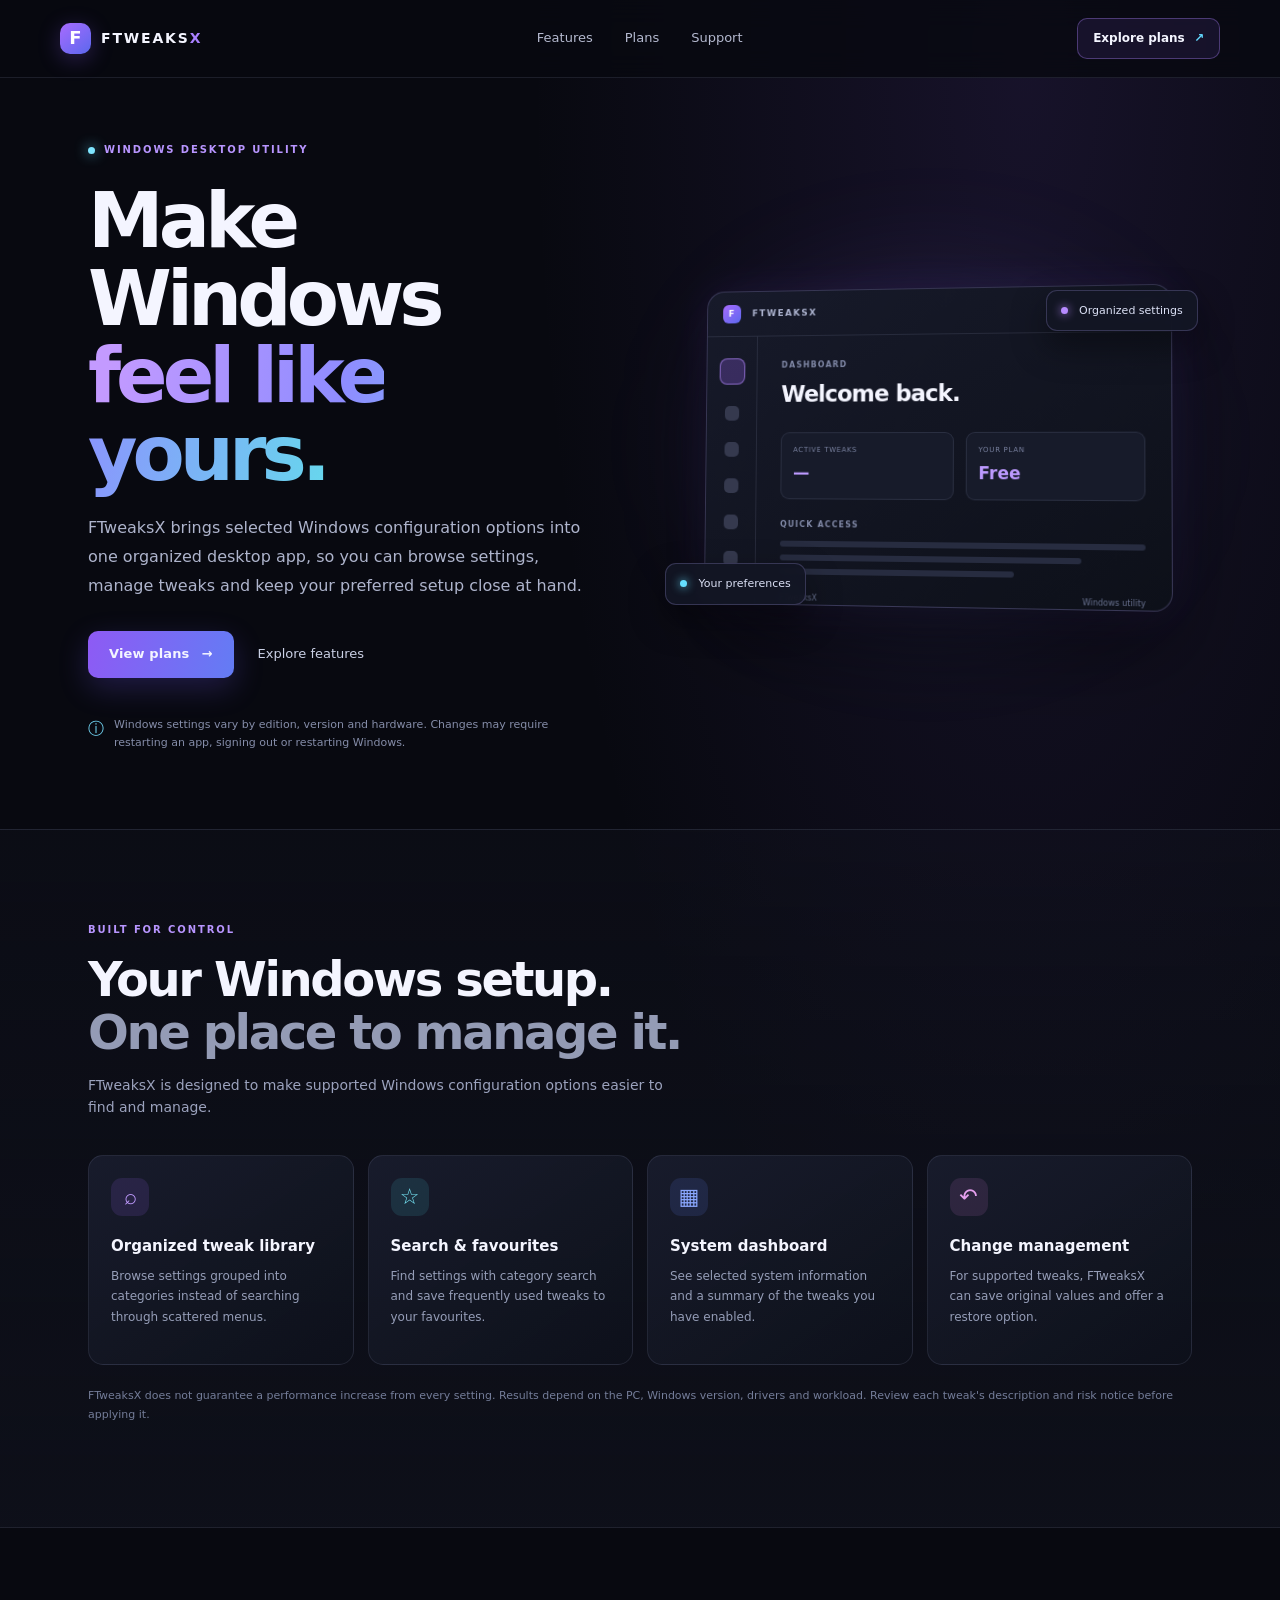
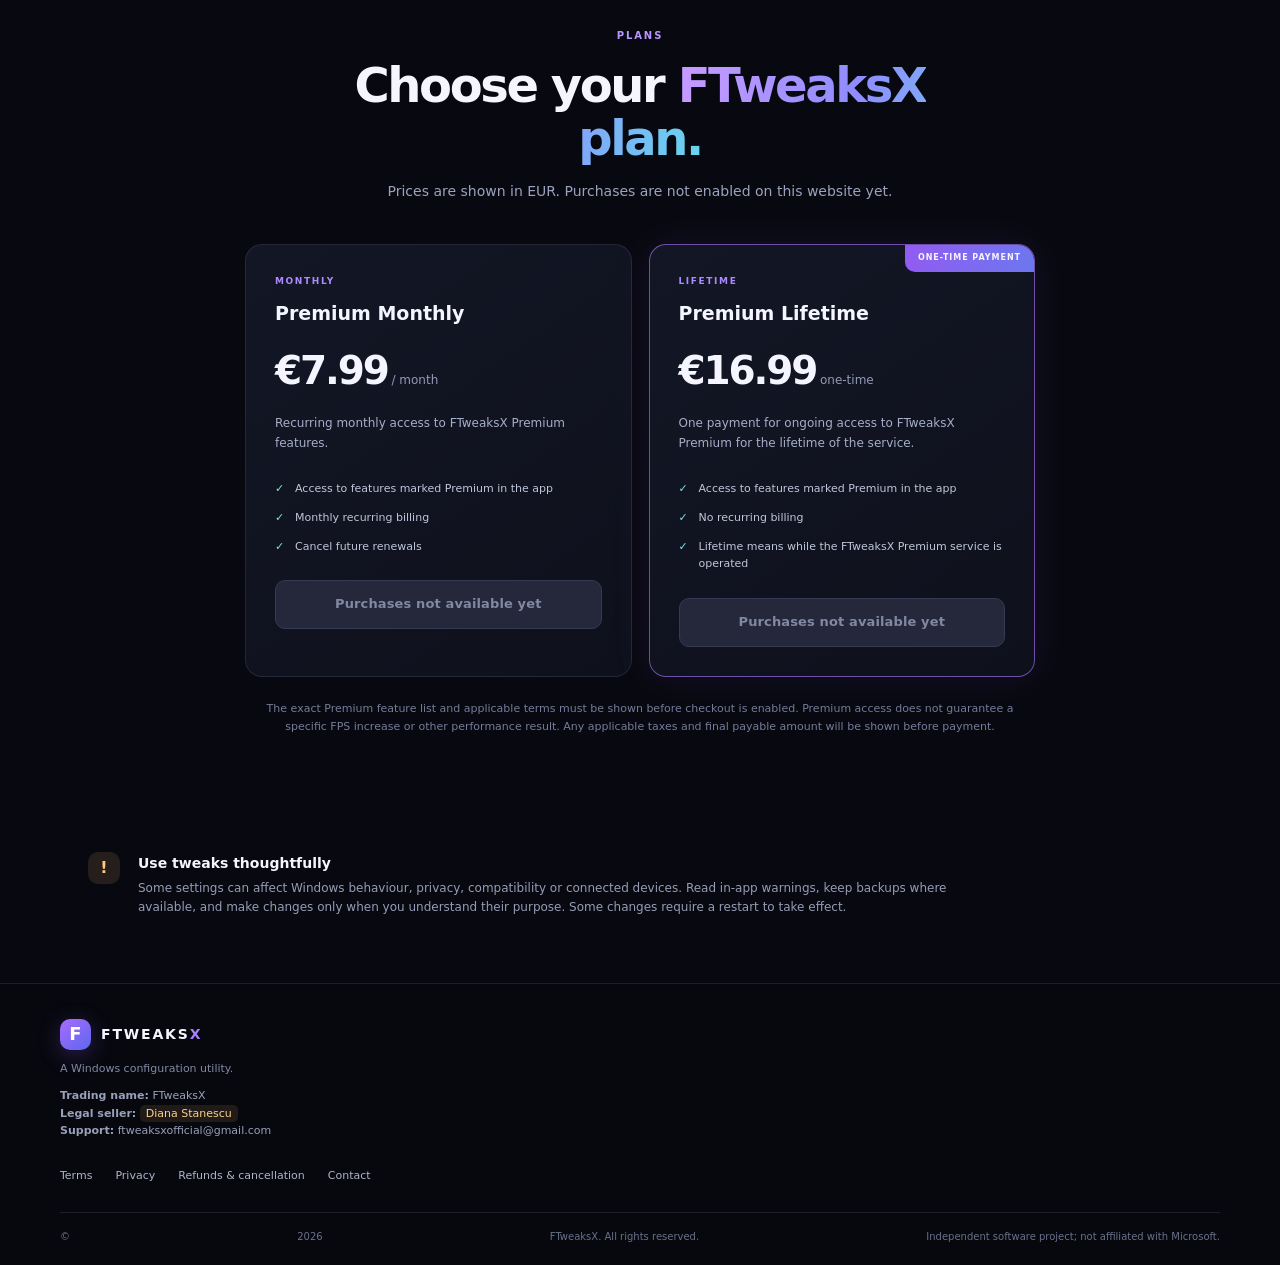
<file: index.html>
<!doctype html>
<html lang="en">
<head>
  <meta charset="utf-8">
  <meta name="viewport" content="width=device-width, initial-scale=1">
  <meta name="description" content="FTweaksX is a Windows desktop utility for exploring and managing selected Windows settings from one organized interface.">
  <meta name="robots" content="noindex, nofollow">
  <title>FTweaksX — Take control of your Windows setup</title>
  <link rel="stylesheet" href="styles.css">
</head>
<body>
<header class="site-header">
  <a class="brand" href="index.html" aria-label="FTweaksX home"><span class="brand-mark">F</span><span>FTWEAKS<span class="brand-x">X</span></span></a>
  <nav aria-label="Main navigation"><a href="index.html#features">Features</a><a href="index.html#plans">Plans</a><a href="contact.html">Support</a></nav>
  <a class="header-cta" href="index.html#plans">Explore plans <span>↗</span></a>
</header>
<main>
  <section class="hero wrap">
    <div class="hero-copy">
      <div class="eyebrow"><span class="pulse"></span> WINDOWS DESKTOP UTILITY</div>
      <h1>Make Windows<br><span class="gradient-text">feel like yours.</span></h1>
      <p class="hero-lede">FTweaksX brings selected Windows configuration options into one organized desktop app, so you can browse settings, manage tweaks and keep your preferred setup close at hand.</p>
      <div class="hero-actions"><a class="button primary" href="#plans">View plans <span>→</span></a><a class="text-link" href="#features">Explore features</a></div>
      <div class="hero-note"><span class="note-icon">ⓘ</span> Windows settings vary by edition, version and hardware. Changes may require restarting an app, signing out or restarting Windows.</div>
    </div>
    <div class="hero-visual" aria-label="FTweaksX application preview illustration">
      <div class="glow"></div>
      <div class="mock-window">
        <div class="mock-top"><div class="mock-brand"><i>F</i> FTWEAKSX</div><div class="mock-controls"><b></b><b></b><b></b></div></div>
        <div class="mock-body"><aside class="mock-side"><div class="mock-side-active"></div><i></i><i></i><i></i><i></i><i></i></aside><div class="mock-content"><div class="mock-kicker">DASHBOARD</div><div class="mock-title">Welcome back.</div><div class="mock-metrics"><div><small>ACTIVE TWEAKS</small><strong>—</strong></div><div><small>YOUR PLAN</small><strong>Free</strong></div></div><div class="mock-label">QUICK ACCESS</div><div class="mock-lines"><span></span><span></span><span></span></div><div class="mock-bottom"><span>FTweaksX</span><span>Windows utility</span></div></div></div>
      </div>
      <div class="float-chip chip-one"><span class="chip-dot violet"></span> Organized settings</div><div class="float-chip chip-two"><span class="chip-dot cyan"></span> Your preferences</div>
    </div>
  </section>
  <section class="feature-section" id="features"><div class="wrap">
    <div class="section-heading"><div class="eyebrow">BUILT FOR CONTROL</div><h2>Your Windows setup.<br><span class="muted-gradient">One place to manage it.</span></h2><p>FTweaksX is designed to make supported Windows configuration options easier to find and manage.</p></div>
    <div class="feature-grid">
      <article class="feature-card"><div class="feature-icon violet-icon">⌕</div><h3>Organized tweak library</h3><p>Browse settings grouped into categories instead of searching through scattered menus.</p></article>
      <article class="feature-card"><div class="feature-icon cyan-icon">☆</div><h3>Search &amp; favourites</h3><p>Find settings with category search and save frequently used tweaks to your favourites.</p></article>
      <article class="feature-card"><div class="feature-icon blue-icon">▦</div><h3>System dashboard</h3><p>See selected system information and a summary of the tweaks you have enabled.</p></article>
      <article class="feature-card"><div class="feature-icon pink-icon">↶</div><h3>Change management</h3><p>For supported tweaks, FTweaksX can save original values and offer a restore option.</p></article>
    </div>
    <p class="fine-print">FTweaksX does not guarantee a performance increase from every setting. Results depend on the PC, Windows version, drivers and workload. Review each tweak's description and risk notice before applying it.</p>
  </div></section>
  <section class="plans-section" id="plans"><div class="wrap">
    <div class="section-heading centered"><div class="eyebrow">PLANS</div><h2>Choose your <span class="gradient-text">FTweaksX plan.</span></h2><p>Prices are shown in EUR. Purchases are not enabled on this website yet.</p></div>
    <div class="plans-grid">
      <article class="plan-card"><div class="plan-label">MONTHLY</div><h3>Premium Monthly</h3><div class="price">€7.99<span> / month</span></div><p class="plan-desc">Recurring monthly access to FTweaksX Premium features.</p><ul><li>Access to features marked Premium in the app</li><li>Monthly recurring billing</li><li>Cancel future renewals</li></ul><span class="button disabled" aria-disabled="true">Purchases not available yet</span></article>
      <article class="plan-card featured"><div class="popular-tag">ONE-TIME PAYMENT</div><div class="plan-label">LIFETIME</div><h3>Premium Lifetime</h3><div class="price">€16.99<span> one-time</span></div><p class="plan-desc">One payment for ongoing access to FTweaksX Premium for the lifetime of the service.</p><ul><li>Access to features marked Premium in the app</li><li>No recurring billing</li><li>Lifetime means while the FTweaksX Premium service is operated</li></ul><span class="button disabled" aria-disabled="true">Purchases not available yet</span></article>
    </div>
    <p class="plan-disclaimer">The exact Premium feature list and applicable terms must be shown before checkout is enabled. Premium access does not guarantee a specific FPS increase or other performance result. Any applicable taxes and final payable amount will be shown before payment.</p>
  </div></section>
  <section class="notice-section wrap"><div class="notice-icon">!</div><div><h3>Use tweaks thoughtfully</h3><p>Some settings can affect Windows behaviour, privacy, compatibility or connected devices. Read in-app warnings, keep backups where available, and make changes only when you understand their purpose. Some changes require a restart to take effect.</p></div></section>
</main>
<footer class="site-footer">
  <div class="footer-main">
    <a class="brand" href="index.html"><span class="brand-mark">F</span><span>FTWEAKS<span class="brand-x">X</span></span></a>
    <p>A Windows configuration utility.</p>
    <div class="footer-entity"><strong>Trading name:</strong> FTweaksX</div>
    <div class="footer-entity"><strong>Legal seller:</strong> <span class="todo">Diana Stanescu</span></div>
    <div class="footer-entity"><strong>Support:</strong> <a class="inline" href="mailto:ftweaksxofficial@gmail.com">ftweaksxofficial@gmail.com</a></div>
  </div>
  <div class="footer-links"><a href="terms.html">Terms</a><a href="privacy.html">Privacy</a><a href="refunds.html">Refunds &amp; cancellation</a><a href="contact.html">Contact</a></div>
  <div class="footer-bottom">© <span id="year">2026</span> FTweaksX. All rights reserved. <span>Independent software project; not affiliated with Microsoft.</span></div>
</footer>
<script>document.getElementById('year').textContent = new Date().getFullYear();</script>
</body></html>
</file>
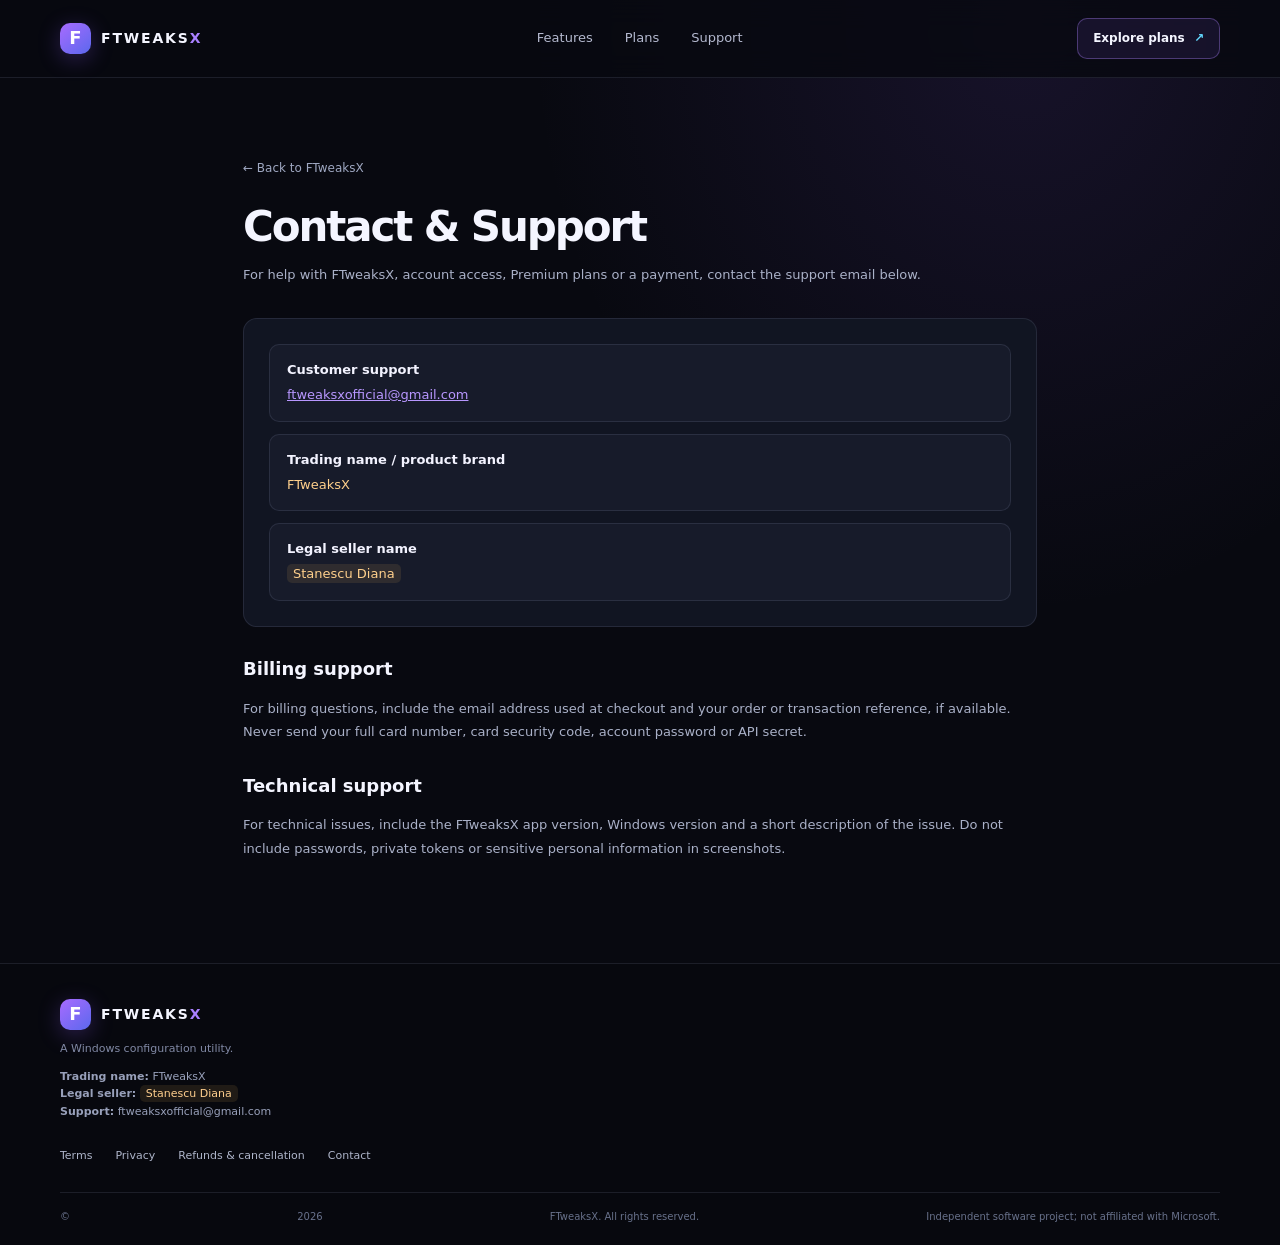
<file: contact.html>
<!doctype html>
<html lang="en"><head><meta charset="utf-8"><meta name="viewport" content="width=device-width,initial-scale=1"><meta name="robots" content="noindex,nofollow"><title>Contact &amp; Support — FTweaksX</title><link rel="stylesheet" href="styles.css"></head>
<body><header class="site-header">
  <a class="brand" href="index.html" aria-label="FTweaksX home"><span class="brand-mark">F</span><span>FTWEAKS<span class="brand-x">X</span></span></a>
  <nav aria-label="Main navigation"><a href="index.html#features">Features</a><a href="index.html#plans">Plans</a><a href="contact.html">Support</a></nav>
  <a class="header-cta" href="index.html#plans">Explore plans <span>↗</span></a>
</header><main class="legal-wrap"><a class="back-link" href="index.html">← Back to FTweaksX</a><h1>Contact &amp; Support</h1>
<p class="legal-intro">For help with FTweaksX, account access, Premium plans or a payment, contact the support email below.</p>
<div class="legal-card contact-list">
  <div class="contact-row"><strong>Customer support</strong><span><a class="inline" href="mailto:ftweaksxofficial@gmail.com">ftweaksxofficial@gmail.com</a></span></div>
  <div class="contact-row"><strong>Trading name / product brand</strong><span>FTweaksX</span></div>
  <div class="contact-row"><strong>Legal seller name</strong><span class="todo">Stanescu Diana</span></div>
</div>
<h2>Billing support</h2><p>For billing questions, include the email address used at checkout and your order or transaction reference, if available. Never send your full card number, card security code, account password or API secret.</p>
<h2>Technical support</h2><p>For technical issues, include the FTweaksX app version, Windows version and a short description of the issue. Do not include passwords, private tokens or sensitive personal information in screenshots.</p>
</main><footer class="site-footer">
  <div class="footer-main">
    <a class="brand" href="index.html"><span class="brand-mark">F</span><span>FTWEAKS<span class="brand-x">X</span></span></a>
    <p>A Windows configuration utility.</p>
    <div class="footer-entity"><strong>Trading name:</strong> FTweaksX</div>
    <div class="footer-entity"><strong>Legal seller:</strong> <span class="todo">Stanescu Diana</span></div>
    <div class="footer-entity"><strong>Support:</strong> <a class="inline" href="mailto:ftweaksxofficial@gmail.com">ftweaksxofficial@gmail.com</a></div>
  </div>
  <div class="footer-links"><a href="terms.html">Terms</a><a href="privacy.html">Privacy</a><a href="refunds.html">Refunds &amp; cancellation</a><a href="contact.html">Contact</a></div>
  <div class="footer-bottom">© <span id="year">2026</span> FTweaksX. All rights reserved. <span>Independent software project; not affiliated with Microsoft.</span></div>
</footer></body></html>
</file>
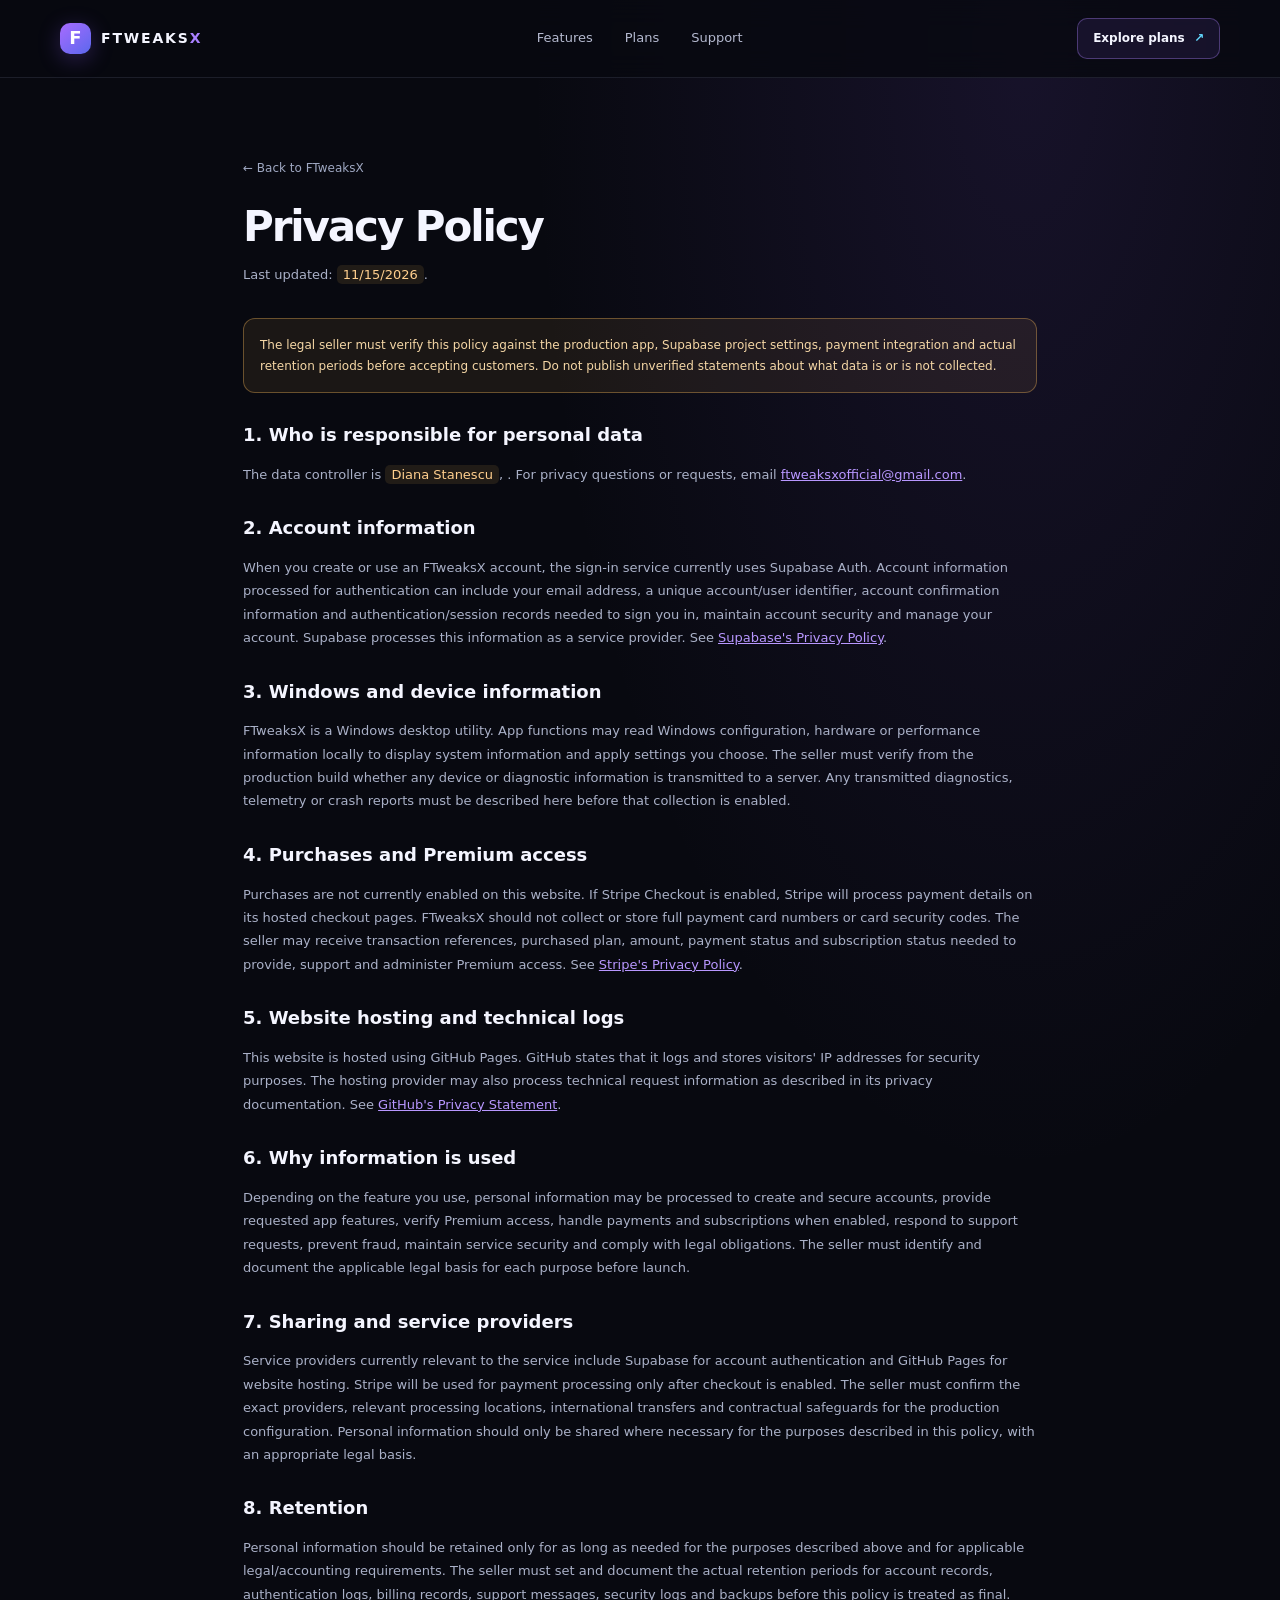
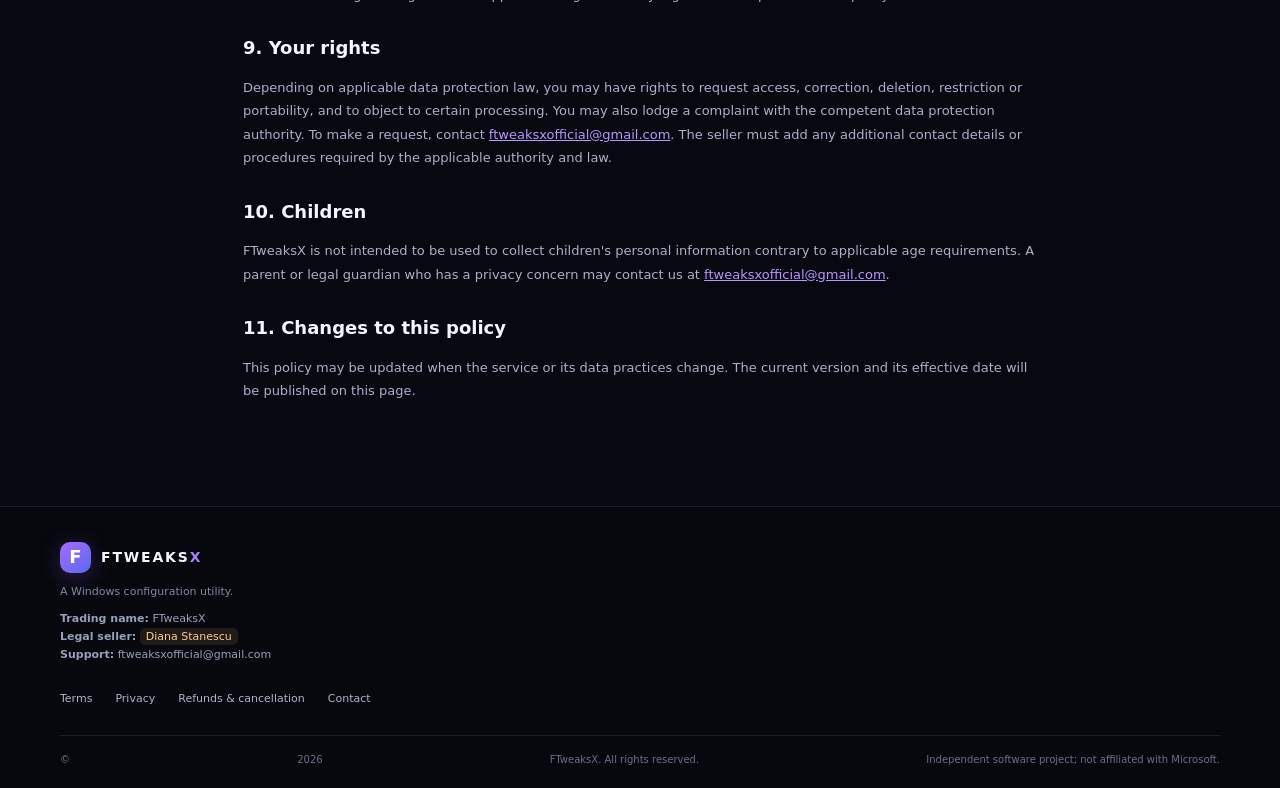
<file: privacy.html>
<!doctype html>
<html lang="en"><head><meta charset="utf-8"><meta name="viewport" content="width=device-width,initial-scale=1"><meta name="robots" content="noindex,nofollow"><title>Privacy Policy — FTweaksX</title><link rel="stylesheet" href="styles.css"></head>
<body><header class="site-header">
  <a class="brand" href="index.html" aria-label="FTweaksX home"><span class="brand-mark">F</span><span>FTWEAKS<span class="brand-x">X</span></span></a>
  <nav aria-label="Main navigation"><a href="index.html#features">Features</a><a href="index.html#plans">Plans</a><a href="contact.html">Support</a></nav>
  <a class="header-cta" href="index.html#plans">Explore plans <span>↗</span></a>
</header><main class="legal-wrap"><a class="back-link" href="index.html">← Back to FTweaksX</a><h1>Privacy Policy</h1>
<p class="legal-intro">Last updated: <span class="todo">11/15/2026</span>.</p>
<div class="todo-box">The legal seller must verify this policy against the production app, Supabase project settings, payment integration and actual retention periods before accepting customers. Do not publish unverified statements about what data is or is not collected.</div>
<h2>1. Who is responsible for personal data</h2><p>The data controller is <span class="todo">Diana Stanescu</span>, </span>. For privacy questions or requests, email <a class="inline" href="mailto:ftweaksxofficial@gmail.com">ftweaksxofficial@gmail.com</a>.</p>
<h2>2. Account information</h2><p>When you create or use an FTweaksX account, the sign-in service currently uses Supabase Auth. Account information processed for authentication can include your email address, a unique account/user identifier, account confirmation information and authentication/session records needed to sign you in, maintain account security and manage your account. Supabase processes this information as a service provider. See <a class="inline" href="https://supabase.com/privacy">Supabase's Privacy Policy</a>.</p>
<h2>3. Windows and device information</h2><p>FTweaksX is a Windows desktop utility. App functions may read Windows configuration, hardware or performance information locally to display system information and apply settings you choose. The seller must verify from the production build whether any device or diagnostic information is transmitted to a server. Any transmitted diagnostics, telemetry or crash reports must be described here before that collection is enabled.</p>
<h2>4. Purchases and Premium access</h2><p>Purchases are not currently enabled on this website. If Stripe Checkout is enabled, Stripe will process payment details on its hosted checkout pages. FTweaksX should not collect or store full payment card numbers or card security codes. The seller may receive transaction references, purchased plan, amount, payment status and subscription status needed to provide, support and administer Premium access. See <a class="inline" href="https://stripe.com/privacy">Stripe's Privacy Policy</a>.</p>
<h2>5. Website hosting and technical logs</h2><p>This website is hosted using GitHub Pages. GitHub states that it logs and stores visitors' IP addresses for security purposes. The hosting provider may also process technical request information as described in its privacy documentation. See <a class="inline" href="https://docs.github.com/en/site-policy/privacy-policies/github-privacy-statement">GitHub's Privacy Statement</a>.</p>
<h2>6. Why information is used</h2><p>Depending on the feature you use, personal information may be processed to create and secure accounts, provide requested app features, verify Premium access, handle payments and subscriptions when enabled, respond to support requests, prevent fraud, maintain service security and comply with legal obligations. The seller must identify and document the applicable legal basis for each purpose before launch.</p>
<h2>7. Sharing and service providers</h2><p>Service providers currently relevant to the service include Supabase for account authentication and GitHub Pages for website hosting. Stripe will be used for payment processing only after checkout is enabled. The seller must confirm the exact providers, relevant processing locations, international transfers and contractual safeguards for the production configuration. Personal information should only be shared where necessary for the purposes described in this policy, with an appropriate legal basis.</p>
<h2>8. Retention</h2><p>Personal information should be retained only for as long as needed for the purposes described above and for applicable legal/accounting requirements. The seller must set and document the actual retention periods for account records, authentication logs, billing records, support messages, security logs and backups before this policy is treated as final.</p>
<h2>9. Your rights</h2><p>Depending on applicable data protection law, you may have rights to request access, correction, deletion, restriction or portability, and to object to certain processing. You may also lodge a complaint with the competent data protection authority. To make a request, contact <a class="inline" href="mailto:ftweaksxofficial@gmail.com">ftweaksxofficial@gmail.com</a>. The seller must add any additional contact details or procedures required by the applicable authority and law.</p>
<h2>10. Children</h2><p>FTweaksX is not intended to be used to collect children's personal information contrary to applicable age requirements. A parent or legal guardian who has a privacy concern may contact us at <a class="inline" href="mailto:ftweaksxofficial@gmail.com">ftweaksxofficial@gmail.com</a>.</p>
<h2>11. Changes to this policy</h2><p>This policy may be updated when the service or its data practices change. The current version and its effective date will be published on this page.</p>
</main><footer class="site-footer">
  <div class="footer-main">
    <a class="brand" href="index.html"><span class="brand-mark">F</span><span>FTWEAKS<span class="brand-x">X</span></span></a>
    <p>A Windows configuration utility.</p>
    <div class="footer-entity"><strong>Trading name:</strong> FTweaksX</div>
    <div class="footer-entity"><strong>Legal seller:</strong> <span class="todo">Diana Stanescu</span></div>
    <div class="footer-entity"><strong>Support:</strong> <a class="inline" href="mailto:ftweaksxofficial@gmail.com">ftweaksxofficial@gmail.com</a></div>
  </div>
  <div class="footer-links"><a href="terms.html">Terms</a><a href="privacy.html">Privacy</a><a href="refunds.html">Refunds &amp; cancellation</a><a href="contact.html">Contact</a></div>
  <div class="footer-bottom">© <span id="year">2026</span> FTweaksX. All rights reserved. <span>Independent software project; not affiliated with Microsoft.</span></div>
</footer></body></html>
</file>
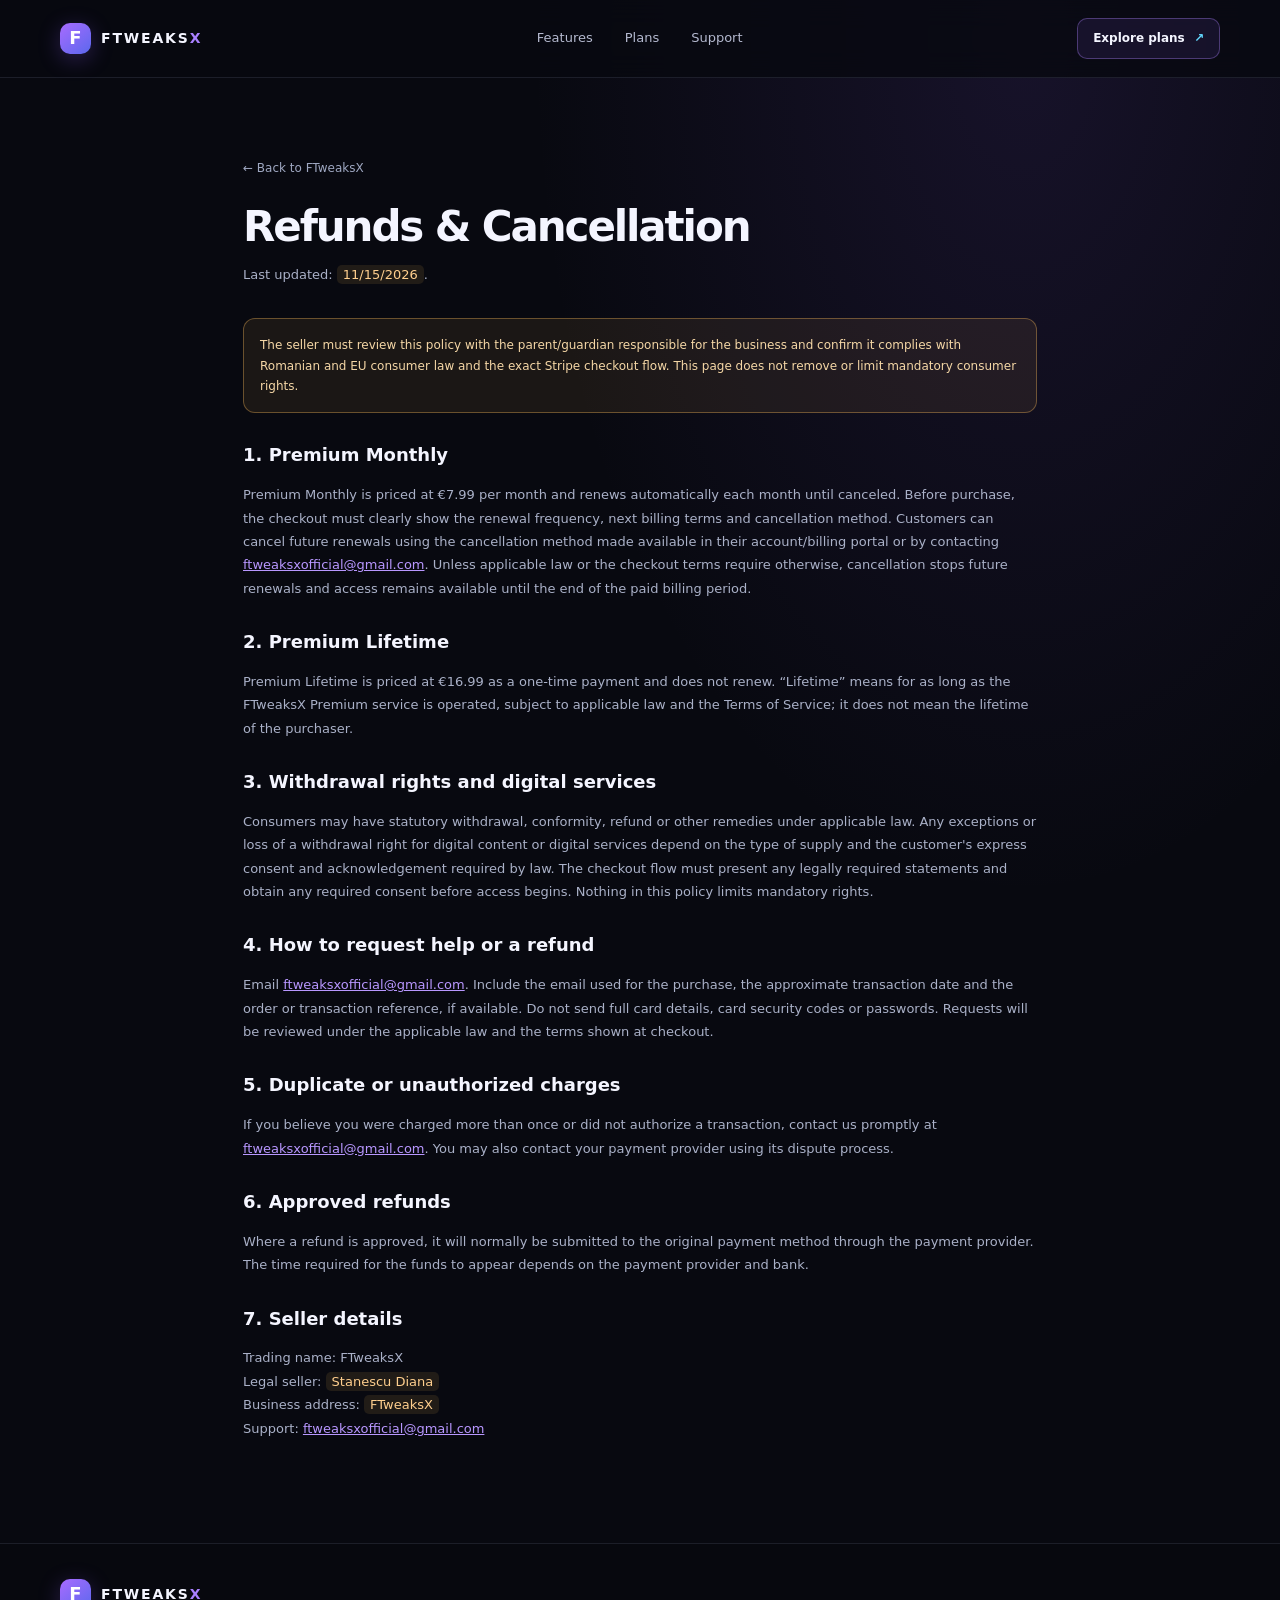
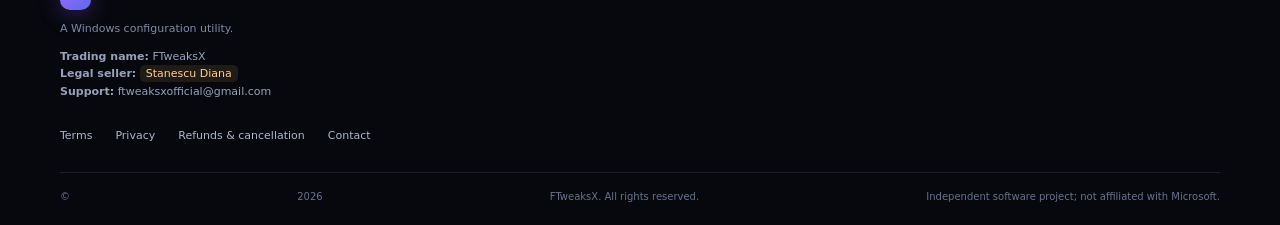
<file: refunds.html>
<!doctype html>
<html lang="en"><head><meta charset="utf-8"><meta name="viewport" content="width=device-width,initial-scale=1"><meta name="robots" content="noindex,nofollow"><title>Refunds &amp; Cancellation — FTweaksX</title><link rel="stylesheet" href="styles.css"></head>
<body><header class="site-header">
  <a class="brand" href="index.html" aria-label="FTweaksX home"><span class="brand-mark">F</span><span>FTWEAKS<span class="brand-x">X</span></span></a>
  <nav aria-label="Main navigation"><a href="index.html#features">Features</a><a href="index.html#plans">Plans</a><a href="contact.html">Support</a></nav>
  <a class="header-cta" href="index.html#plans">Explore plans <span>↗</span></a>
</header><main class="legal-wrap"><a class="back-link" href="index.html">← Back to FTweaksX</a><h1>Refunds &amp; Cancellation</h1><p class="legal-intro">Last updated: <span class="todo">11/15/2026</span>.</p>
<div class="todo-box">The seller must review this policy with the parent/guardian responsible for the business and confirm it complies with Romanian and EU consumer law and the exact Stripe checkout flow. This page does not remove or limit mandatory consumer rights.</div>
<h2>1. Premium Monthly</h2><p>Premium Monthly is priced at €7.99 per month and renews automatically each month until canceled. Before purchase, the checkout must clearly show the renewal frequency, next billing terms and cancellation method. Customers can cancel future renewals using the cancellation method made available in their account/billing portal or by contacting <a class="inline" href="mailto:ftweaksxofficial@gmail.com">ftweaksxofficial@gmail.com</a>. Unless applicable law or the checkout terms require otherwise, cancellation stops future renewals and access remains available until the end of the paid billing period.</p>
<h2>2. Premium Lifetime</h2><p>Premium Lifetime is priced at €16.99 as a one-time payment and does not renew. “Lifetime” means for as long as the FTweaksX Premium service is operated, subject to applicable law and the Terms of Service; it does not mean the lifetime of the purchaser.</p>
<h2>3. Withdrawal rights and digital services</h2><p>Consumers may have statutory withdrawal, conformity, refund or other remedies under applicable law. Any exceptions or loss of a withdrawal right for digital content or digital services depend on the type of supply and the customer's express consent and acknowledgement required by law. The checkout flow must present any legally required statements and obtain any required consent before access begins. Nothing in this policy limits mandatory rights.</p>
<h2>4. How to request help or a refund</h2><p>Email <a class="inline" href="mailto:ftweaksxofficial@gmail.com">ftweaksxofficial@gmail.com</a>. Include the email used for the purchase, the approximate transaction date and the order or transaction reference, if available. Do not send full card details, card security codes or passwords. Requests will be reviewed under the applicable law and the terms shown at checkout.</p>
<h2>5. Duplicate or unauthorized charges</h2><p>If you believe you were charged more than once or did not authorize a transaction, contact us promptly at <a class="inline" href="mailto:ftweaksxofficial@gmail.com">ftweaksxofficial@gmail.com</a>. You may also contact your payment provider using its dispute process.</p>
<h2>6. Approved refunds</h2><p>Where a refund is approved, it will normally be submitted to the original payment method through the payment provider. The time required for the funds to appear depends on the payment provider and bank.</p>
<h2>7. Seller details</h2><p>Trading name: FTweaksX<br>Legal seller: <span class="todo">Stanescu Diana</span><br>Business address: <span class="todo">FTweaksX</span><br>Support: <a class="inline" href="mailto:ftweaksxofficial@gmail.com">ftweaksxofficial@gmail.com</a></p>
</main><footer class="site-footer">
  <div class="footer-main">
    <a class="brand" href="index.html"><span class="brand-mark">F</span><span>FTWEAKS<span class="brand-x">X</span></span></a>
    <p>A Windows configuration utility.</p>
    <div class="footer-entity"><strong>Trading name:</strong> FTweaksX</div>
    <div class="footer-entity"><strong>Legal seller:</strong> <span class="todo">Stanescu Diana</span></div>
    <div class="footer-entity"><strong>Support:</strong> <a class="inline" href="mailto:ftweaksxofficial@gmail.com">ftweaksxofficial@gmail.com</a></div>
  </div>
  <div class="footer-links"><a href="terms.html">Terms</a><a href="privacy.html">Privacy</a><a href="refunds.html">Refunds &amp; cancellation</a><a href="contact.html">Contact</a></div>
  <div class="footer-bottom">© <span id="year">2026</span> FTweaksX. All rights reserved. <span>Independent software project; not affiliated with Microsoft.</span></div>
</footer></body></html>
</file>
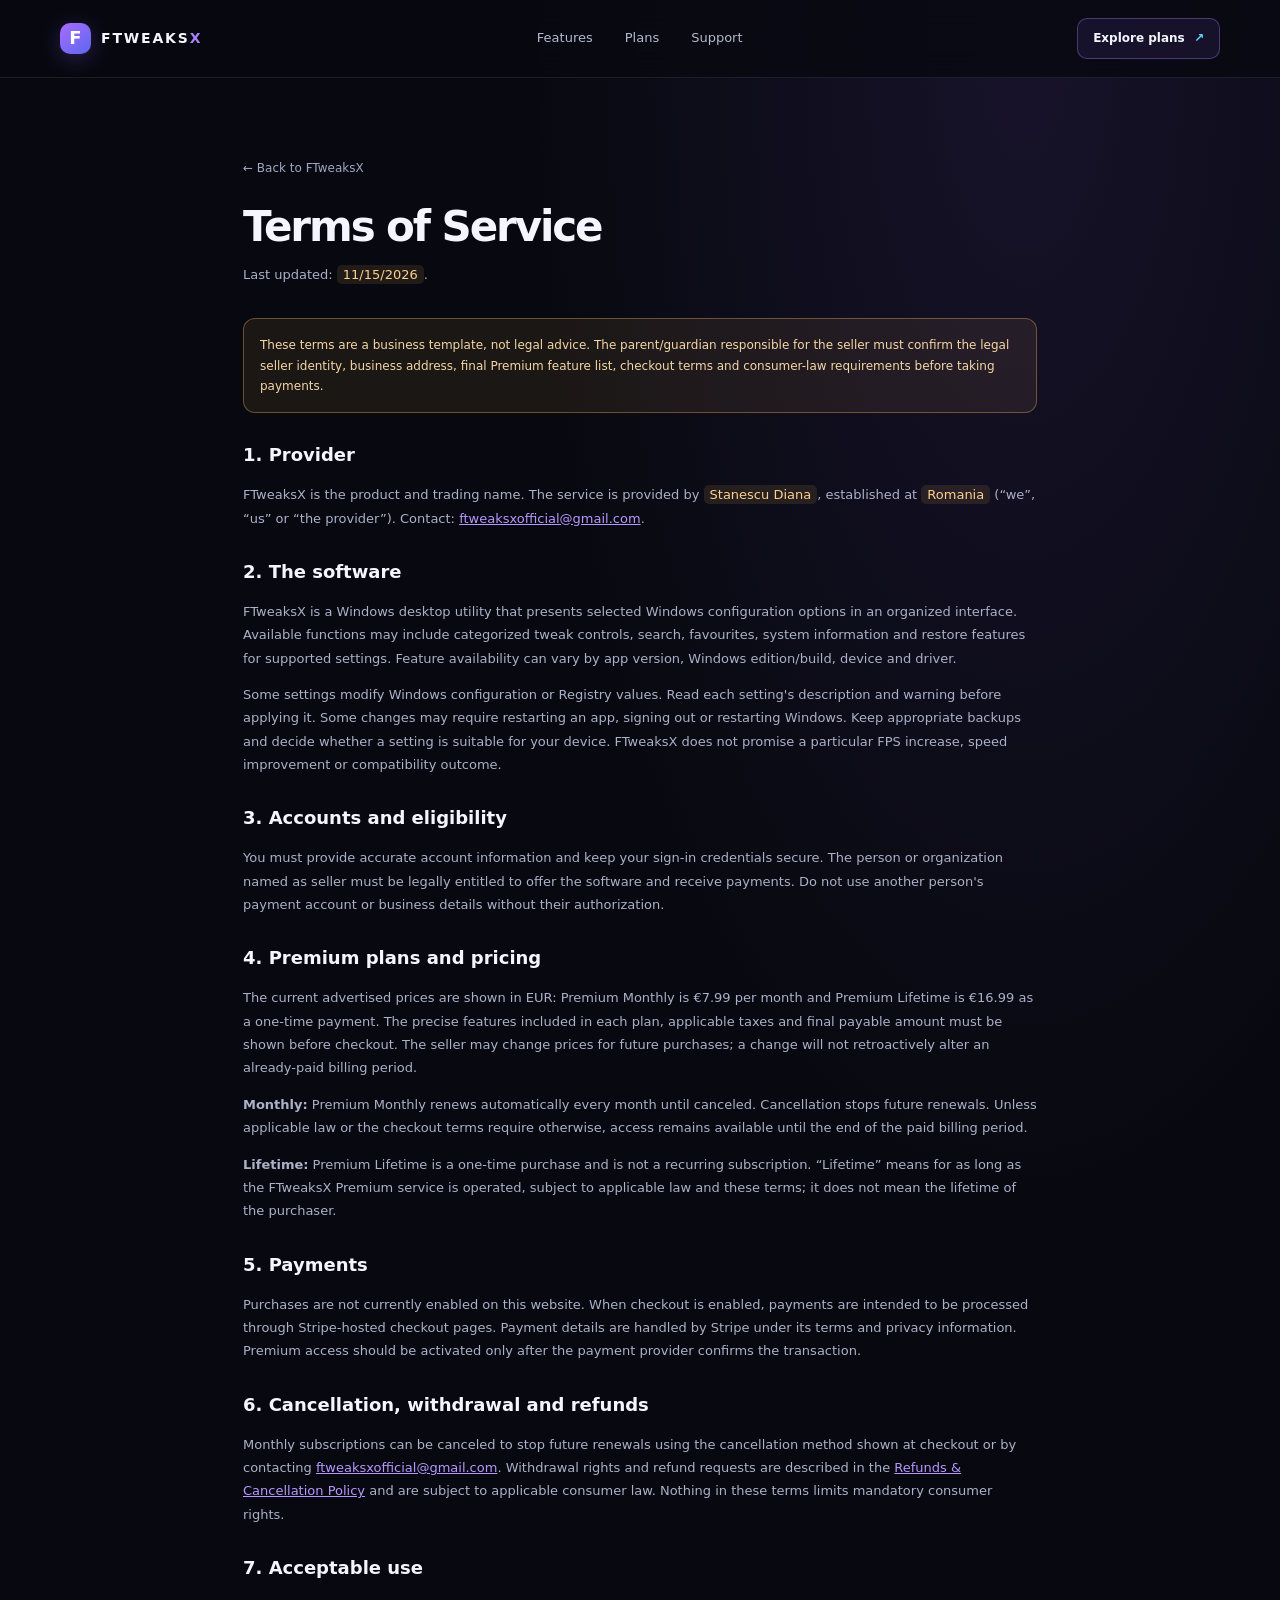
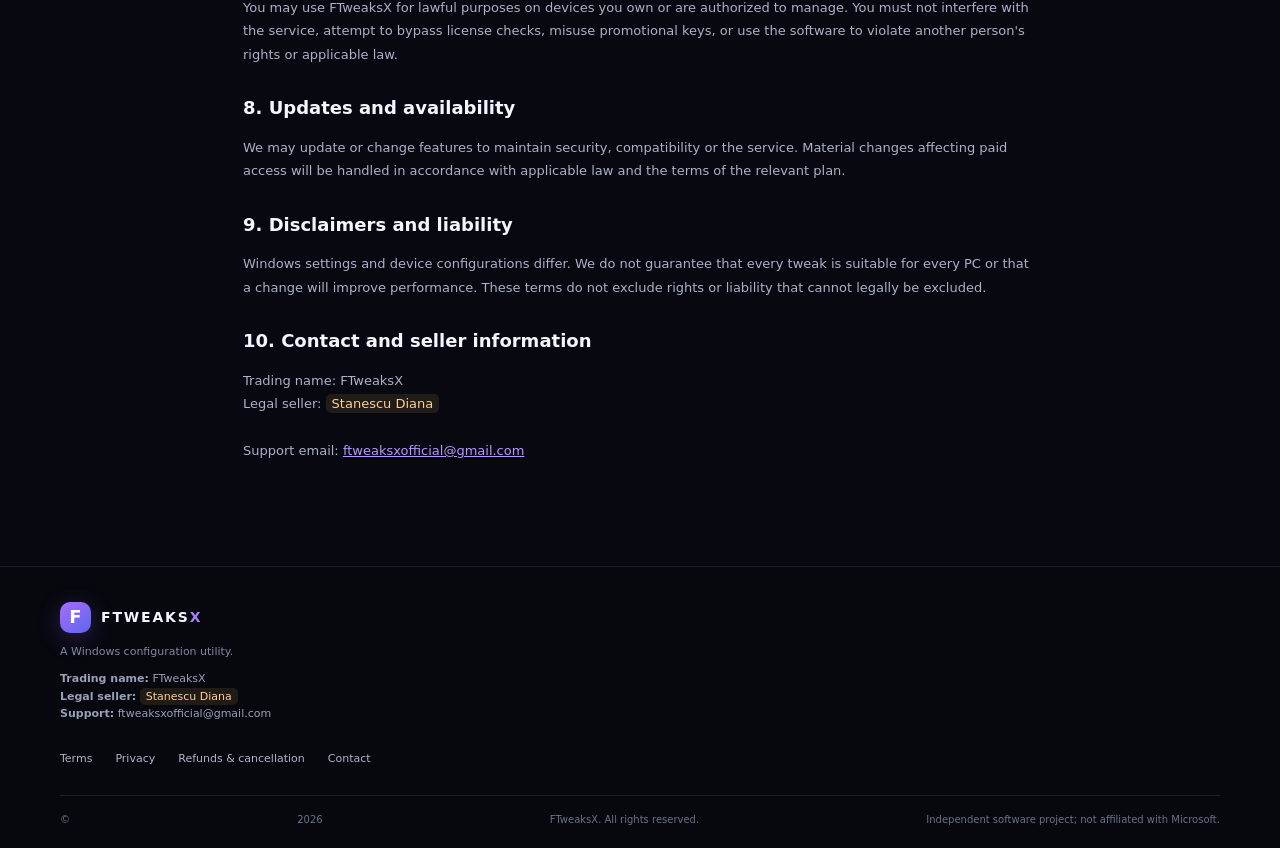
<file: terms.html>
<!doctype html>
<html lang="en"><head><meta charset="utf-8"><meta name="viewport" content="width=device-width,initial-scale=1"><meta name="robots" content="noindex,nofollow"><title>Terms of Service — FTweaksX</title><link rel="stylesheet" href="styles.css"></head>
<body><header class="site-header">
  <a class="brand" href="index.html" aria-label="FTweaksX home"><span class="brand-mark">F</span><span>FTWEAKS<span class="brand-x">X</span></span></a>
  <nav aria-label="Main navigation"><a href="index.html#features">Features</a><a href="index.html#plans">Plans</a><a href="contact.html">Support</a></nav>
  <a class="header-cta" href="index.html#plans">Explore plans <span>↗</span></a>
</header><main class="legal-wrap"><a class="back-link" href="index.html">← Back to FTweaksX</a><h1>Terms of Service</h1><p class="legal-intro">Last updated: <span class="todo">11/15/2026</span>.</p>
<div class="todo-box">These terms are a business template, not legal advice. The parent/guardian responsible for the seller must confirm the legal seller identity, business address, final Premium feature list, checkout terms and consumer-law requirements before taking payments.</div>
<h2>1. Provider</h2><p>FTweaksX is the product and trading name. The service is provided by <span class="todo">Stanescu Diana</span>, established at <span class="todo">Romania</span> (“we”, “us” or “the provider”). Contact: <a class="inline" href="mailto:ftweaksxofficial@gmail.com">ftweaksxofficial@gmail.com</a>.</p>
<h2>2. The software</h2><p>FTweaksX is a Windows desktop utility that presents selected Windows configuration options in an organized interface. Available functions may include categorized tweak controls, search, favourites, system information and restore features for supported settings. Feature availability can vary by app version, Windows edition/build, device and driver.</p><p>Some settings modify Windows configuration or Registry values. Read each setting's description and warning before applying it. Some changes may require restarting an app, signing out or restarting Windows. Keep appropriate backups and decide whether a setting is suitable for your device. FTweaksX does not promise a particular FPS increase, speed improvement or compatibility outcome.</p>
<h2>3. Accounts and eligibility</h2><p>You must provide accurate account information and keep your sign-in credentials secure. The person or organization named as seller must be legally entitled to offer the software and receive payments. Do not use another person's payment account or business details without their authorization.</p>
<h2>4. Premium plans and pricing</h2><p>The current advertised prices are shown in EUR: Premium Monthly is €7.99 per month and Premium Lifetime is €16.99 as a one-time payment. The precise features included in each plan, applicable taxes and final payable amount must be shown before checkout. The seller may change prices for future purchases; a change will not retroactively alter an already-paid billing period.</p><p><strong>Monthly:</strong> Premium Monthly renews automatically every month until canceled. Cancellation stops future renewals. Unless applicable law or the checkout terms require otherwise, access remains available until the end of the paid billing period.</p><p><strong>Lifetime:</strong> Premium Lifetime is a one-time purchase and is not a recurring subscription. “Lifetime” means for as long as the FTweaksX Premium service is operated, subject to applicable law and these terms; it does not mean the lifetime of the purchaser.</p>
<h2>5. Payments</h2><p>Purchases are not currently enabled on this website. When checkout is enabled, payments are intended to be processed through Stripe-hosted checkout pages. Payment details are handled by Stripe under its terms and privacy information. Premium access should be activated only after the payment provider confirms the transaction.</p>
<h2>6. Cancellation, withdrawal and refunds</h2><p>Monthly subscriptions can be canceled to stop future renewals using the cancellation method shown at checkout or by contacting <a class="inline" href="mailto:ftweaksxofficial@gmail.com">ftweaksxofficial@gmail.com</a>. Withdrawal rights and refund requests are described in the <a class="inline" href="refunds.html">Refunds &amp; Cancellation Policy</a> and are subject to applicable consumer law. Nothing in these terms limits mandatory consumer rights.</p>
<h2>7. Acceptable use</h2><p>You may use FTweaksX for lawful purposes on devices you own or are authorized to manage. You must not interfere with the service, attempt to bypass license checks, misuse promotional keys, or use the software to violate another person's rights or applicable law.</p>
<h2>8. Updates and availability</h2><p>We may update or change features to maintain security, compatibility or the service. Material changes affecting paid access will be handled in accordance with applicable law and the terms of the relevant plan.</p>
<h2>9. Disclaimers and liability</h2><p>Windows settings and device configurations differ. We do not guarantee that every tweak is suitable for every PC or that a change will improve performance. These terms do not exclude rights or liability that cannot legally be excluded.</p>
<h2>10. Contact and seller information</h2><p>Trading name: FTweaksX<br>Legal seller: <span class="todo">Stanescu Diana</span><br><br>Support email: <a class="inline" href="mailto:ftweaksxofficial@gmail.com">ftweaksxofficial@gmail.com</a></p>
</main><footer class="site-footer">
  <div class="footer-main">
    <a class="brand" href="index.html"><span class="brand-mark">F</span><span>FTWEAKS<span class="brand-x">X</span></span></a>
    <p>A Windows configuration utility.</p>
    <div class="footer-entity"><strong>Trading name:</strong> FTweaksX</div>
    <div class="footer-entity"><strong>Legal seller:</strong> <span class="todo">Stanescu Diana</span></div>
    <div class="footer-entity"><strong>Support:</strong> <a class="inline" href="mailto:ftweaksxofficial@gmail.com">ftweaksxofficial@gmail.com</a></div>
  </div>
  <div class="footer-links"><a href="terms.html">Terms</a><a href="privacy.html">Privacy</a><a href="refunds.html">Refunds &amp; cancellation</a><a href="contact.html">Contact</a></div>
  <div class="footer-bottom">© <span id="year">2026</span> FTweaksX. All rights reserved. <span>Independent software project; not affiliated with Microsoft.</span></div>
</footer></body></html>
</file>
<file: styles.css>
:root{color-scheme:dark;--bg:#080910;--panel:#10121d;--panel2:#131625;--line:rgba(167,174,214,.13);--text:#f4f5ff;--muted:#9ba2bd;--violet:#a66cff;--cyan:#63d9ff;--pink:#db78df;--max:1160px}
*{box-sizing:border-box}html{scroll-behavior:smooth}body{margin:0;background:radial-gradient(ellipse at 80% 2%,rgba(102,67,177,.16),transparent 34%),var(--bg);color:var(--text);font-family:Inter,ui-sans-serif,system-ui,-apple-system,"Segoe UI",sans-serif;line-height:1.6}a{color:inherit;text-decoration:none}.draft-banner{background:#34243b;color:#ffe5b7;text-align:center;padding:9px 18px;font-size:12px;letter-spacing:.02em;border-bottom:1px solid rgba(255,210,139,.2)}.site-header{height:78px;display:flex;align-items:center;justify-content:space-between;padding:0 max(28px,calc((100vw - var(--max))/2));border-bottom:1px solid var(--line);background:rgba(8,9,16,.82);backdrop-filter:blur(14px);position:sticky;top:0;z-index:10}.brand{display:flex;align-items:center;gap:10px;font-size:14px;font-weight:850;letter-spacing:.13em}.brand-mark{width:31px;height:31px;border-radius:10px;display:grid;place-items:center;background:linear-gradient(140deg,#a86bff,#5b68ed);box-shadow:0 5px 22px rgba(143,94,255,.27);font-size:18px;letter-spacing:0;color:white}.brand-x{color:#a980ff}.site-header nav{display:flex;gap:32px;color:#b5bad0;font-size:13px}.site-header nav a:hover,.footer-links a:hover{color:white}.header-cta{border:1px solid rgba(174,133,255,.35);background:rgba(145,97,255,.1);padding:10px 15px;border-radius:10px;font-size:12px;font-weight:700}.header-cta span{color:var(--cyan);padding-left:5px}.wrap{max-width:var(--max);margin:0 auto;padding-left:28px;padding-right:28px}.hero{min-height:620px;display:grid;grid-template-columns:1.02fr .98fr;align-items:center;gap:48px;padding-top:64px;padding-bottom:78px}.eyebrow{font-size:10px;font-weight:800;letter-spacing:.19em;color:#b895ff;display:flex;align-items:center;gap:9px}.pulse{width:7px;height:7px;border-radius:50%;background:#7fe6ff;box-shadow:0 0 13px #63d9ff}.hero h1{font-size:clamp(48px,6vw,76px);line-height:1.02;letter-spacing:-.065em;margin:24px 0 22px;font-weight:850}.gradient-text{background:linear-gradient(100deg,#c39aff 5%,#8f8cff 48%,#67d7ed 100%);-webkit-background-clip:text;background-clip:text;color:transparent}.hero-lede{max-width:520px;color:#aeb4cc;font-size:16px;line-height:1.8}.hero-actions{display:flex;align-items:center;gap:24px;margin-top:31px}.button{display:inline-flex;align-items:center;justify-content:center;gap:12px;padding:13px 21px;border-radius:10px;font-size:13px;font-weight:750;letter-spacing:.01em}.button.primary{background:linear-gradient(105deg,#8e5af4,#637cf4);box-shadow:0 10px 30px rgba(112,86,244,.24)}.button.primary:hover{filter:brightness(1.1);transform:translateY(-1px)}.text-link{font-size:13px;color:#cad0e5}.hero-note{margin-top:38px;max-width:500px;display:flex;gap:10px;color:#858da9;font-size:11px;line-height:1.6}.note-icon{color:#73d8f7;font-size:16px}.hero-visual{height:410px;position:relative;display:grid;place-items:center}.glow{position:absolute;width:390px;height:300px;background:linear-gradient(140deg,rgba(159,92,255,.22),rgba(58,201,225,.12));filter:blur(65px);border-radius:50%}.mock-window{position:relative;width:min(100%,470px);height:320px;border-radius:18px;background:linear-gradient(150deg,#171a2a,#0d1019);border:1px solid rgba(183,170,255,.23);box-shadow:0 35px 90px rgba(0,0,0,.5),0 0 45px rgba(133,91,245,.12);overflow:hidden;transform:perspective(1100px) rotateY(-7deg) rotateX(2deg)}.mock-top{height:46px;border-bottom:1px solid var(--line);display:flex;align-items:center;justify-content:space-between;padding:0 16px}.mock-brand{font-size:9px;letter-spacing:.17em;font-weight:850;color:#aeb5d1}.mock-brand i{display:inline-grid;place-items:center;width:19px;height:19px;border-radius:6px;background:linear-gradient(140deg,#a86bff,#5b68ed);font-style:normal;color:white;margin-right:7px}.mock-controls{display:flex;gap:6px}.mock-controls b{width:6px;height:6px;border-radius:50%;background:#4d5369}.mock-controls b:last-child{background:#de6579}.mock-body{display:flex;height:274px}.mock-side{width:53px;border-right:1px solid var(--line);padding:22px 13px;display:flex;align-items:center;flex-direction:column;gap:22px}.mock-side i{width:15px;height:15px;border-radius:5px;background:#35394e}.mock-side-active{width:27px;height:27px;border-radius:8px;background:rgba(158,104,255,.26);border:1px solid rgba(182,139,255,.65)}.mock-content{padding:24px 25px;flex:1}.mock-kicker,.mock-label{font-size:8px;letter-spacing:.16em;color:#8189a7;font-weight:800}.mock-title{font-size:23px;font-weight:800;letter-spacing:-.04em;margin:4px 0 20px}.mock-metrics{display:grid;grid-template-columns:1fr 1fr;gap:12px}.mock-metrics div{background:#171b2a;border:1px solid var(--line);border-radius:9px;padding:12px}.mock-metrics small{display:block;color:#79819f;font-size:7px;letter-spacing:.1em}.mock-metrics strong{display:block;font-size:17px;margin-top:4px;color:#bd9aff}.mock-label{margin-top:20px}.mock-lines{display:grid;gap:8px;margin-top:9px}.mock-lines span{height:6px;border-radius:6px;background:#272c40}.mock-lines span:nth-child(2){width:83%}.mock-lines span:nth-child(3){width:65%}.mock-bottom{display:flex;justify-content:space-between;margin-top:18px;font-size:8px;color:#68718f}.float-chip{position:absolute;background:rgba(19,22,36,.92);border:1px solid rgba(180,167,255,.22);box-shadow:0 15px 35px rgba(0,0,0,.4);border-radius:11px;padding:11px 14px;font-size:11px;color:#dce1f6;backdrop-filter:blur(10px)}.chip-one{top:48px;right:-6px}.chip-two{bottom:47px;left:-10px}.chip-dot{display:inline-block;width:7px;height:7px;border-radius:50%;margin-right:8px}.violet{background:#b78aff;box-shadow:0 0 10px #b78aff}.cyan{background:#64dfff;box-shadow:0 0 10px #64dfff}.feature-section{padding:92px 0;background:linear-gradient(180deg,rgba(17,19,31,.35),rgba(14,16,26,.9));border-top:1px solid var(--line);border-bottom:1px solid var(--line)}.section-heading{max-width:680px;margin-bottom:36px}.section-heading h2{font-size:clamp(34px,4.5vw,48px);line-height:1.1;letter-spacing:-.05em;margin:15px 0}.section-heading p{color:var(--muted);font-size:14px;max-width:580px}.muted-gradient{color:#949bb5}.feature-grid{display:grid;grid-template-columns:repeat(4,1fr);gap:14px}.feature-card{min-height:210px;background:linear-gradient(145deg,rgba(25,29,46,.9),rgba(14,17,27,.94));border:1px solid var(--line);border-radius:15px;padding:22px}.feature-icon{width:38px;height:38px;border-radius:11px;display:grid;place-items:center;font-size:22px;margin-bottom:18px}.violet-icon{color:#c09bff;background:rgba(160,105,255,.13)}.cyan-icon{color:#75e4f4;background:rgba(74,209,227,.12)}.blue-icon{color:#8ba8ff;background:rgba(105,131,255,.13)}.pink-icon{color:#e6a0ee;background:rgba(216,120,223,.12)}.feature-card h3{font-size:15px;margin:0 0 8px}.feature-card p{color:#959db7;font-size:12px;line-height:1.7;margin:0}.fine-print,.plan-disclaimer{color:#747d99;font-size:11px;line-height:1.7;margin-top:22px}.plans-section{padding:100px 0 90px}.centered{text-align:center;margin:0 auto 42px}.centered .eyebrow{justify-content:center}.centered p{margin-left:auto;margin-right:auto}.plans-grid{max-width:790px;margin:0 auto;display:grid;grid-template-columns:1fr 1fr;gap:17px}.plan-card{background:linear-gradient(145deg,#131625,#0e111b);border:1px solid var(--line);border-radius:17px;padding:29px;position:relative;overflow:hidden}.plan-card.featured{border-color:rgba(168,115,255,.62);box-shadow:0 0 40px rgba(134,84,230,.11)}.popular-tag{position:absolute;right:0;top:0;background:linear-gradient(100deg,#925bf1,#6c77ef);padding:7px 13px;border-radius:0 0 0 10px;font-size:8px;letter-spacing:.12em;font-weight:850}.plan-label{font-size:9px;color:#ac8aff;font-weight:850;letter-spacing:.18em}.plan-card h3{font-size:19px;margin:9px 0 12px}.price{font-size:39px;letter-spacing:-.055em;font-weight:850}.price span{font-size:12px;letter-spacing:0;color:#929ab5;font-weight:500}.plan-desc{min-height:47px;color:#a6aec8;font-size:12px;line-height:1.6}.plan-card ul{list-style:none;margin:19px 0 25px;padding:0;display:grid;gap:11px}.plan-card li{font-size:11px;color:#c0c6da;padding-left:20px;position:relative}.plan-card li:before{content:'✓';position:absolute;left:0;color:#7ee2e8;font-weight:800}.button.disabled{width:100%;background:#24283a;color:#8088a2;border:1px solid #343a51;cursor:not-allowed}.plan-disclaimer{text-align:center;max-width:770px;margin:23px auto 0}.notice-section{display:flex;gap:18px;align-items:flex-start;padding-top:25px;padding-bottom:65px}.notice-icon{flex:0 0 32px;width:32px;height:32px;border-radius:10px;background:rgba(255,191,99,.12);color:#ffca83;display:grid;place-items:center;font-weight:900}.notice-section h3{font-size:14px;margin:0 0 5px}.notice-section p{color:#959db6;font-size:12px;margin:0;max-width:850px}.site-footer{border-top:1px solid var(--line);padding:35px max(28px,calc((100vw - var(--max))/2)) 20px;background:#07080e}.footer-main p{font-size:11px;color:#8189a5;margin:10px 0}.footer-entity{font-size:11px;color:#98a0ba}.todo{color:#ffcf8e;background:rgba(255,190,91,.1);padding:2px 6px;border-radius:5px}.footer-links{display:flex;gap:23px;flex-wrap:wrap;margin:27px 0;color:#aeb5ca;font-size:11px}.footer-bottom{border-top:1px solid var(--line);padding-top:16px;color:#68718b;font-size:10px;display:flex;justify-content:space-between;gap:20px;flex-wrap:wrap}
/* legal/support pages */
.legal-wrap{max-width:850px;margin:0 auto;padding:76px 28px 90px}.back-link{color:#9fa8c2;font-size:12px}.legal-wrap h1{font-size:42px;letter-spacing:-.05em;line-height:1.1;margin:24px 0 10px}.legal-intro{font-size:14px;color:#aab1c8;margin-bottom:32px}.legal-card{background:#111522;border:1px solid var(--line);border-radius:14px;padding:25px;margin:18px 0}.legal-wrap h2{font-size:18px;margin:28px 0 8px}.legal-wrap p,.legal-wrap li{font-size:13px;line-height:1.8;color:#aab1c8}.legal-wrap a.inline{color:#b897ff;text-decoration:underline}.legal-wrap .todo{overflow-wrap:anywhere}.todo-box{border:1px solid rgba(255,190,91,.35);background:rgba(255,190,91,.08);border-radius:12px;padding:16px;color:#f5d7a6;font-size:12px;line-height:1.7}.contact-list{display:grid;gap:12px}.contact-row{padding:15px 17px;border-radius:10px;background:#171b2a;border:1px solid var(--line);font-size:13px}.contact-row strong{display:block;color:#f3f3ff;margin-bottom:4px}.contact-row span{color:#ffd08c}
@media(max-width:900px){.hero{grid-template-columns:1fr;gap:10px;padding-top:68px}.hero-visual{height:370px}.feature-grid{grid-template-columns:repeat(2,1fr)}.site-header nav{gap:16px}}
@media(max-width:600px){.site-header{height:66px;padding:0 17px}.site-header nav{display:none}.header-cta{padding:9px 11px}.wrap{padding-left:19px;padding-right:19px}.hero{padding-top:58px}.hero h1{font-size:54px}.hero-visual{height:310px}.mock-window{height:280px}.mock-body{height:234px}.chip-one{right:0;top:20px}.chip-two{left:0;bottom:15px}.feature-grid,.plans-grid{grid-template-columns:1fr}.feature-section,.plans-section{padding:70px 0}.plan-card{padding:23px}.site-footer{padding-left:20px;padding-right:20px}.legal-wrap{padding:54px 20px 70px}.legal-wrap h1{font-size:35px}}
</file>
